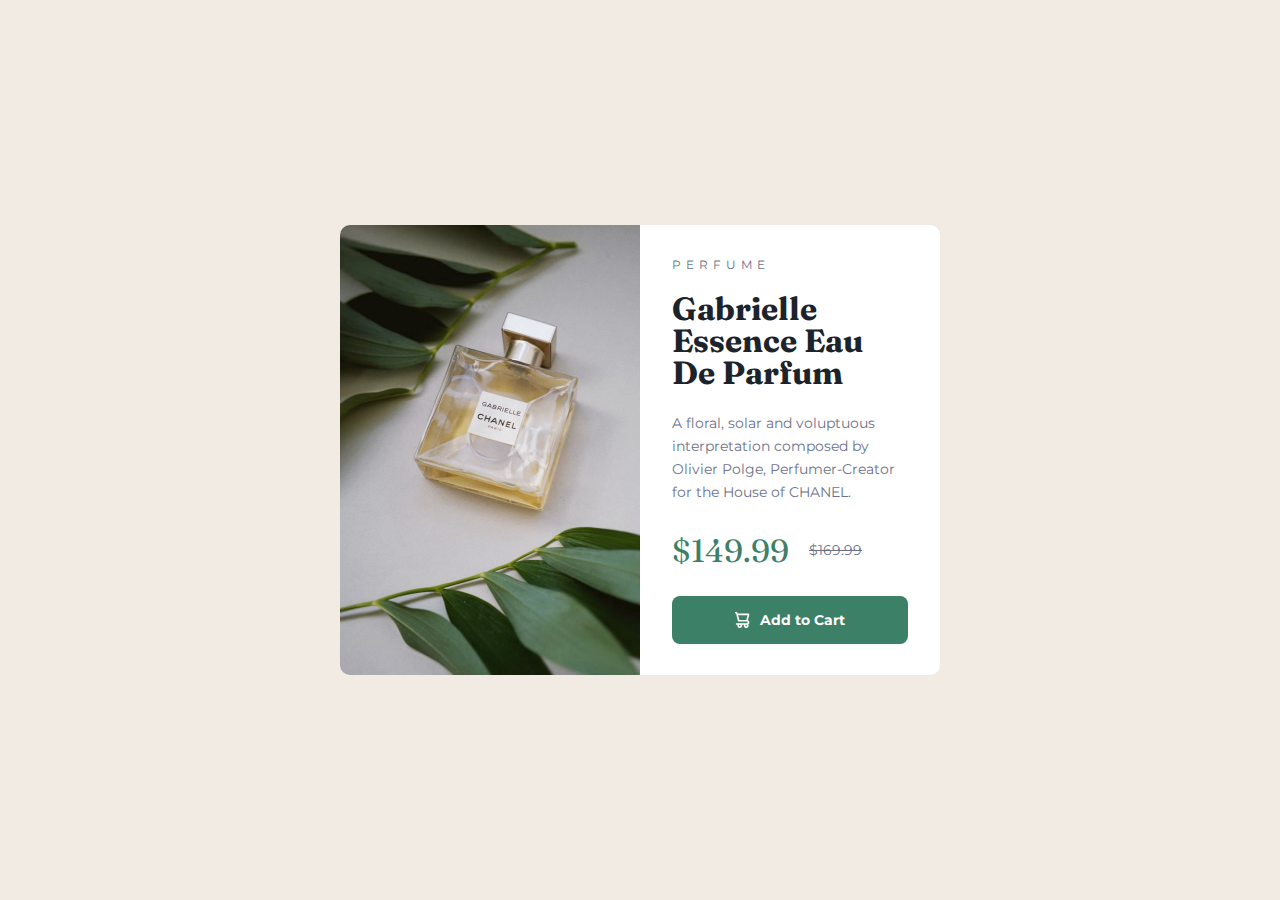
<file: index.html>
<!DOCTYPE html>
<html lang="en">
<head>
    <meta charset="UTF-8">
    <meta name="viewport" content="width=device-width, initial-scale=1.0">
    <title>frontend-mentor-1st-sketch</title>
    <link rel="stylesheet" href="style10.css">
    <link rel="preconnect" href="https://fonts.googleapis.com"><link rel="preconnect" href="https://fonts.gstatic.com" crossorigin><link href="https://fonts.googleapis.com/css2?family=Fraunces:opsz,wght@9..144,700&family=Montserrat:wght@500;700&display=swap" rel="stylesheet">
    <link rel="icon" type="image/png" href="./starters_&_sketches/images/favicon-32x32.png">
</head>
<body>
    <main>
        <div class="container-1">
            <div class="container-2">
                <picture>
                    <source srcset="./starters_&_sketches//images/image-product-mobile.jpg" media="(max-width: 375px)">
                    <source srcset="./starters_&_sketches/images/image-product-desktop.jpg">
                    <img src="./starters_&_sketches/images/image-product-desktop.jpg" alt="perfume-photo">
                </picture>
                <div class="details">
                    <p id="title">PERFUME</p>
                    <h1>Gabrielle Essence Eau De Parfum</h1>

                    <p>A floral, solar and voluptuous interpretation 
                        composed by Olivier Polge, Perfumer-Creator for 
                        the House of CHANEL.</p>
                    
                    <div class="prices">
                        <p id="new-price">$149.99</p>
                        <del id="old-price">
                            <span class="sr-only">Old price: </span>$169.99
                        </del>
                    </div>
                    <div class="add-to-cart">
                        <img src="./starters_&_sketches/images/icon-cart.svg" alt aria-hidden="true">
                        <a href="#">Add to Cart</a>
                    </div>
                </div>
            </div>
        </div>
    </main>
</body>
</html>
</file>
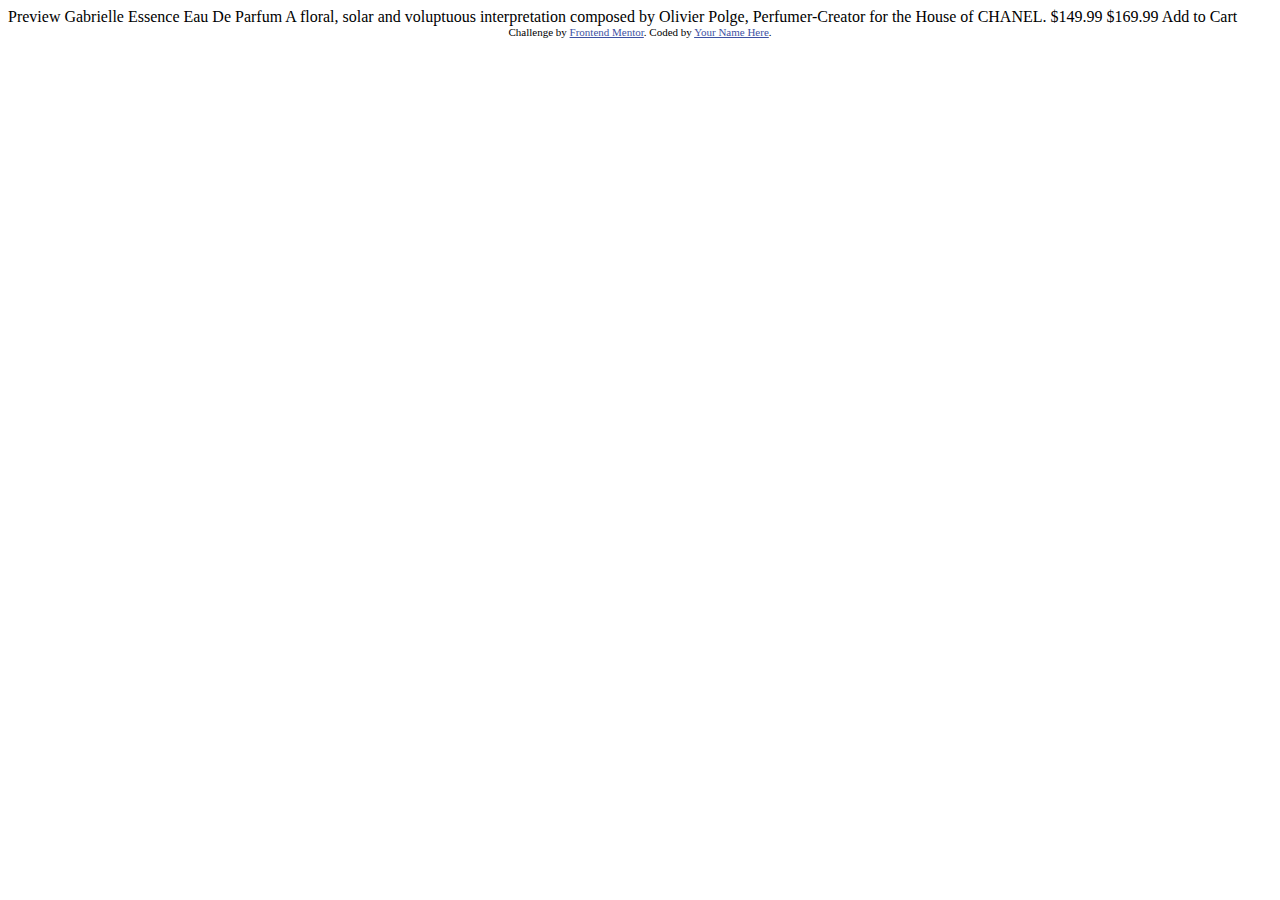
<file: starters_&_sketches/index.html>
<!DOCTYPE html>
<html lang="en">
<head>
  <meta charset="UTF-8">
  <meta name="viewport" content="width=device-width, initial-scale=1.0"> <!-- displays site properly based on user's device -->

  <link rel="icon" type="image/png" sizes="32x32" href="./images/favicon-32x32.png">
  
  <title>Frontend Mentor | Product preview card component</title>

  <!-- Feel free to remove these styles or customise in your own stylesheet 👍 -->
  <style>
    .attribution { font-size: 11px; text-align: center; }
    .attribution a { color: hsl(228, 45%, 44%); }
  </style>
</head>
<body>

  Preview

  Gabrielle Essence Eau De Parfum

  A floral, solar and voluptuous interpretation composed by Olivier Polge, 
  Perfumer-Creator for the House of CHANEL.

  $149.99
  $169.99

  Add to Cart
  
  <div class="attribution">
    Challenge by <a href="https://www.frontendmentor.io?ref=challenge" target="_blank">Frontend Mentor</a>. 
    Coded by <a href="#">Your Name Here</a>.
  </div>
</body>
</html>
</file>
<file: style10.css>
* {
    box-sizing: border-box;
    padding: 0;
    margin: 0;
}
.sr-only {
    position: absolute;
    width: 1px;
    height: 1px;
    padding: 0;
    margin: -1px;
    overflow: hidden;
    clip: rect(0, 0, 0, 0);
    border: 0;
  }

.container-2 {
    display: flex;
    background-color: hsl(30, 38%, 92%);
    justify-content: center;
    align-items: center;
    width: 100%;
    height: 100vh;
    min-width: 620px;
    min-height: 470px;
}

.details { 
    width: 300px;
    height: 450px;
    background-color: #ffffff;
    border-radius: 0 10px 10px 0;
    padding: 28px 32px 0 32px;
}

.details h1 {
    font-family: 'Fraunces', serif;
    line-height: 32px;
    color: hsl(212, 21%, 14%);
    padding: 17px 0 23px 0;
}

.details p, #old-price {
    font-family: 'Montserrat', sans-serif;
    font-size: 14px;
    color: hsl(228, 12%, 48%);
    line-height: 23px;
}

#title {
    letter-spacing: 5px;
    font-size: 12px;
}

.prices {
    display: flex;
    justify-content: flex-start;
    height: 92px;
    align-items: center;
}

picture>img {
    width: 300px;
    border-radius: 10px 0 0 10px;
    display: block;
}

#new-price {
    color: hsl(158, 36%, 37%);
    font-family: 'Fraunces', serif;
    font-size: 32px;
    margin-right: 20px;
}

.add-to-cart {
    background-color: hsl(158, 36%, 37%);
    width: 236px;
    height: 48px;
    border-radius: 8px;
    display: flex;
    justify-content: center;
    align-items: center;
}

.add-to-cart:hover {
    background-color: #184131;
}

.add-to-cart>a {
    color: #ffffff;
    text-decoration: none;
    font-family: 'Montserrat', sans-serif;
    font-size: 14px;
    font-weight: bold;
    padding-left: 10px;
}

.add-to-cart>img {
    width: 15px;
}

@media screen and (min-width: 1440px) and (min-height: 800px) {
    body {
        background-color: hsl(0, 0%, 94%);
    }

    .container-1 {
        display: flex;
        justify-content: center;
        align-items: center;
        flex-shrink: 1;
        width: 100%;
        height: 100vh;
    }

    .container-2 {
        width: 1300px;
        max-height: 800px;
        box-shadow: 0 4px 20px 5px hsla(0, 0%, 0%, 0.1);
    }
}

@media screen and (max-width: 375px) {
    .container-2 {
        flex-direction: column;
        min-width: 100%;
        min-height: 667px;
        flex-shrink: 1;
    }

    picture>img {
        border-radius: 10px 10px 0 0;
        width: 345px;  
    }

    .details { 
        width: 345px;
        height: 370px;
        border-radius: 0 0 10px 10px;
        padding: 20px 26px 0 24px;
    }

    .details h1 {
        padding: 15px 0 20px 0;
    }

    .prices {
        height: 75px;
    }

    .add-to-cart {
        width: 295px;
    }
}
</file>
